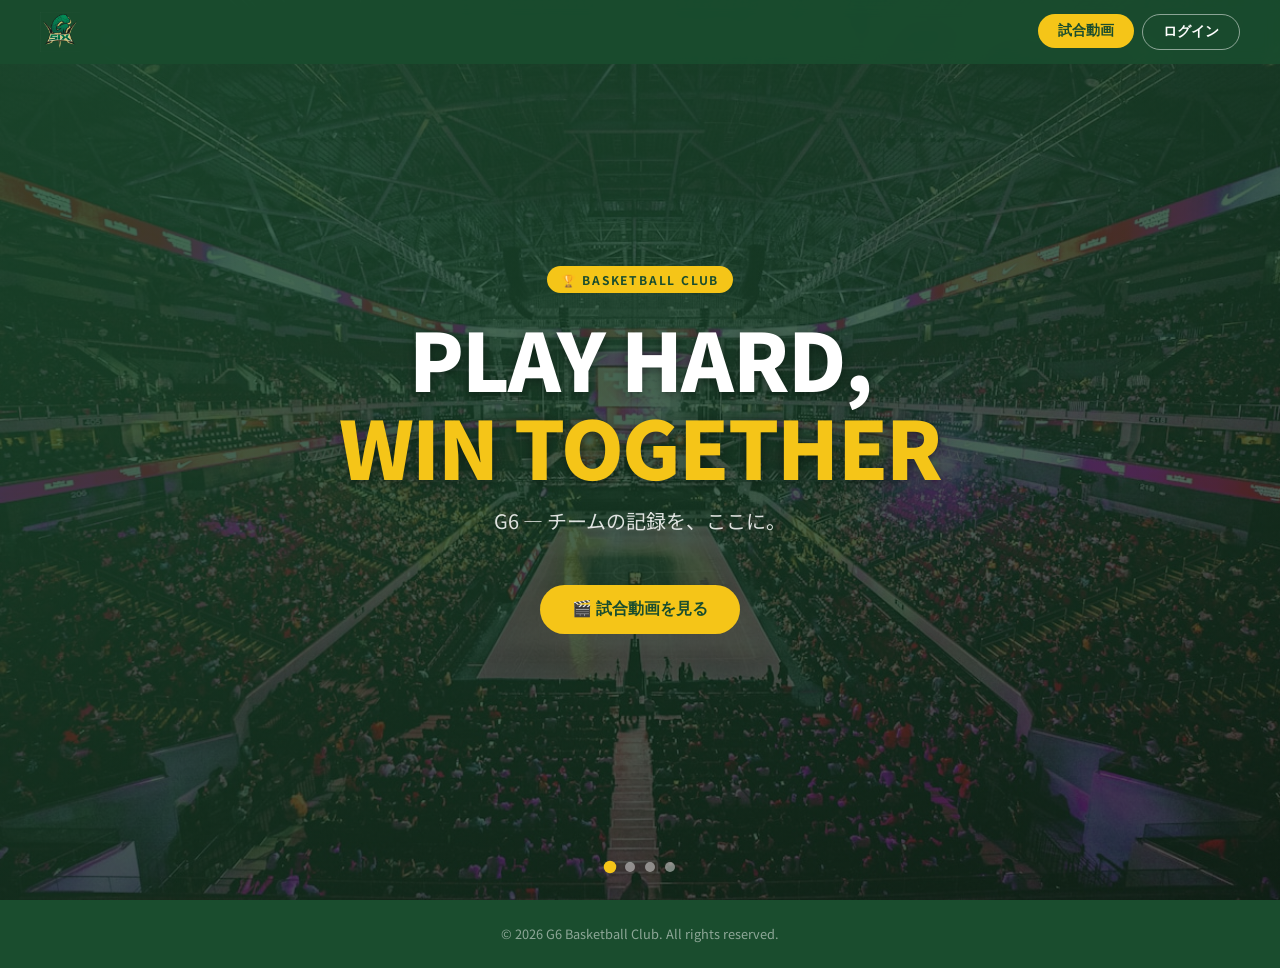
<file: index.html>
<!DOCTYPE html>
<html lang="ja">
<head>
  <meta charset="UTF-8">
  <meta name="viewport" content="width=device-width, initial-scale=1.0">
  <title>G6 | Basketball Club</title>
  <link rel="stylesheet" href="css/style.css">
  <link rel="preconnect" href="https://fonts.googleapis.com">
  <link href="https://fonts.googleapis.com/css2?family=Noto+Sans+JP:wght@400;700;900&display=swap" rel="stylesheet">
</head>
<body>

  <!-- ヒーロー -->
  <section class="hero">
    <div class="hero-slides">
      <div class="hero-slide active" style="background-image:url('img/hero-4.jpg')"></div>
      <div class="hero-slide" style="background-image:url('img/hero-1.jpg')"></div>
      <div class="hero-slide" style="background-image:url('img/hero-2.jpg')"></div>
      <div class="hero-slide" style="background-image:url('img/hero-3.jpg')"></div>
    </div>
    <div class="hero-overlay"></div>

    <div class="hero-content">
      <div class="hero-badge">🏆 Basketball Club</div>
      <h1 class="hero-title">
        PLAY HARD,<br>
        <span>WIN TOGETHER</span>
      </h1>
      <p class="hero-sub">G6 — チームの記録を、ここに。</p>

      <div class="hero-btns">
        <a href="html/movie.html">
          <button class="btn btn-primary">🎬 試合動画を見る</button>
        </a>
      </div>
    </div>

    <div class="slide-dots" id="slide-dots"></div>
  </section>

  <script src="js/layout.js"></script>
  <script src="js/slideshow.js"></script>
</body>
</html>
</file>
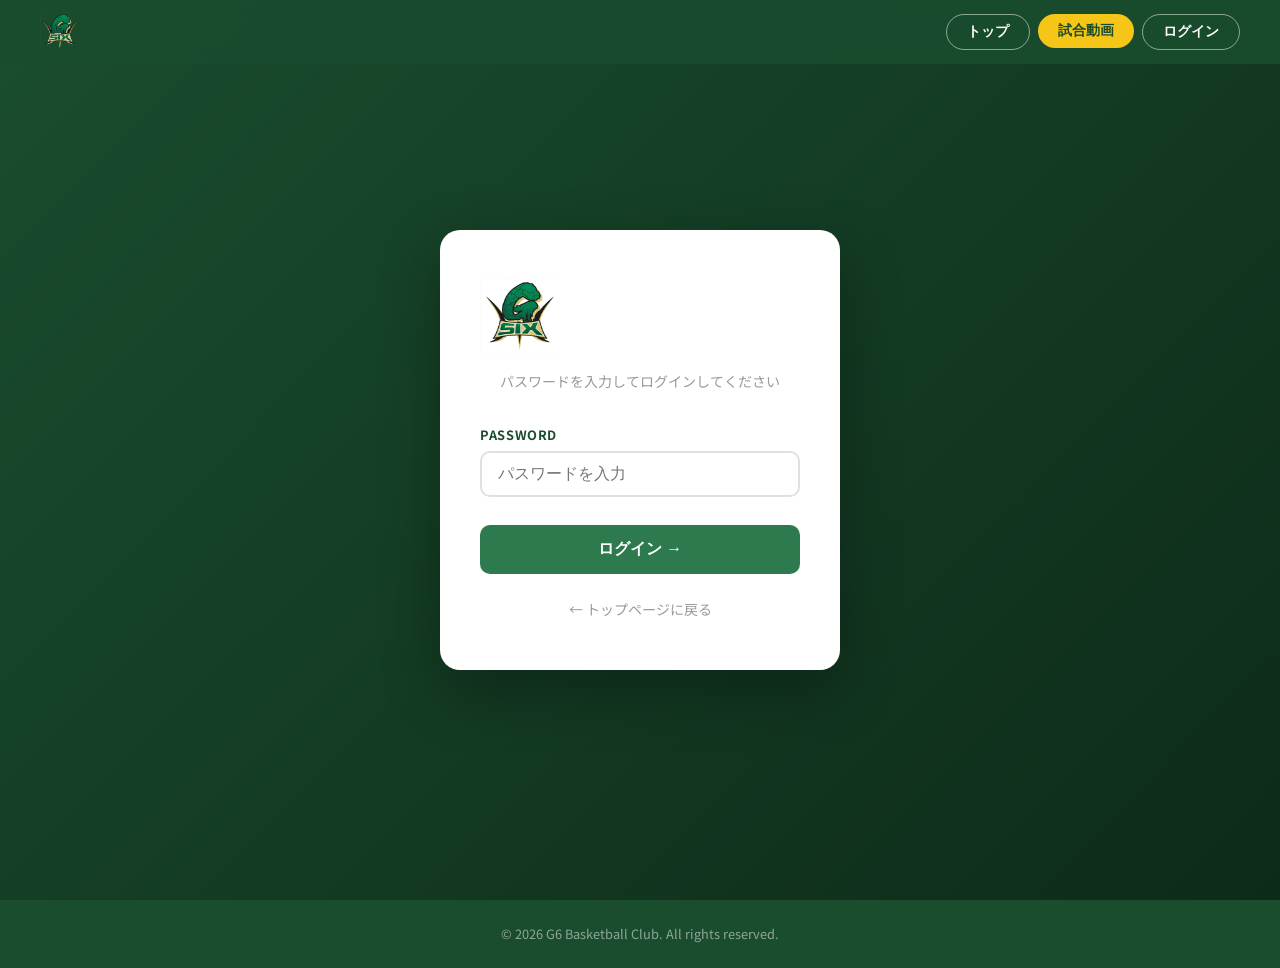
<file: html/login.html>
<!DOCTYPE html>
<html lang="ja">
<head>
  <meta charset="UTF-8">
  <meta name="viewport" content="width=device-width, initial-scale=1.0">
  <title>ログイン | G6</title>
  <link rel="stylesheet" href="../css/style.css">
  <link rel="preconnect" href="https://fonts.googleapis.com">
  <link href="https://fonts.googleapis.com/css2?family=Noto+Sans+JP:wght@400;700;900&display=swap" rel="stylesheet">
</head>
<body>

  <div class="login-wrap">
    <div class="login-card">
      <div class="login-logo">
        <img src="../img/logo.png" alt="G6" class="login-logo-img">
      </div>
      <p>パスワードを入力してログインしてください</p>

      <form id="login-form">
        <div class="form-group">
          <label for="password">PASSWORD</label>
          <input
            type="password"
            id="password"
            class="form-control"
            placeholder="パスワードを入力"
            autocomplete="current-password"
            required
          >
        </div>

        <button type="submit" class="btn-login">ログイン →</button>

        <div id="error-msg" class="error-msg">
          ❌ パスワードが違います。もう一度お試しください。
        </div>
      </form>

      <a href="../index.html" class="back-link">← トップページに戻る</a>
    </div>
  </div>

  <script src="../js/layout.js"></script>
  <script src="../js/login.js"></script>
</body>
</html>
</file>
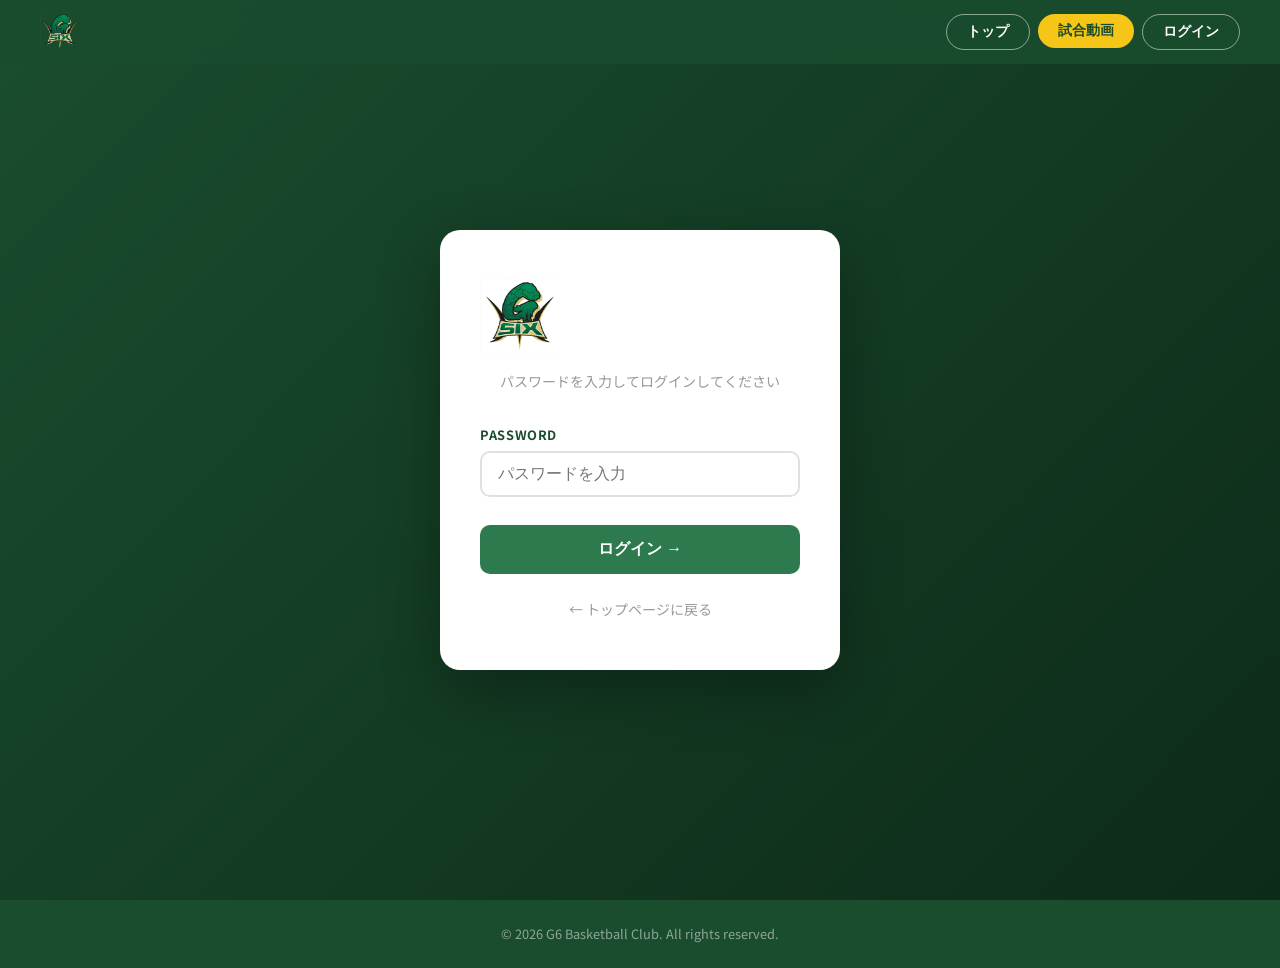
<file: html/movie.html>
<!DOCTYPE html>
<html lang="ja">
<head>
  <meta charset="UTF-8">
  <meta name="viewport" content="width=device-width, initial-scale=1.0">
  <title>試合動画 | G6</title>
  <link rel="stylesheet" href="../css/style.css">
  <link rel="preconnect" href="https://fonts.googleapis.com">
  <link href="https://fonts.googleapis.com/css2?family=Noto+Sans+JP:wght@400;700;900&display=swap" rel="stylesheet">
</head>
<body class="movie-page">

  <!-- ページヘッダー -->
  <div class="page-header">
    <h1>🎬 試合動画</h1>
  </div>

  <!-- 動画グリッド -->
  <div class="page-body">
    <div id="movie-grid" class="movie-grid"></div>
  </div>

  <!-- 動画モーダル -->
  <div id="modal-overlay" class="modal-overlay">
    <div class="modal-inner">
      <button id="modal-close" class="modal-close">✕</button>
      <video id="modal-video" class="modal-video" controls playsinline></video>
      <p id="modal-title" class="modal-title"></p>
    </div>
  </div>

  <script src="../js/layout.js"></script>
  <script src="../js/main.js"></script>
  <script src="../js/movie.js"></script>
</body>
</html>
</file>
<file: css/style.css>
/* ===== Reset & Base ===== */
*, *::before, *::after {
  box-sizing: border-box;
  margin: 0;
  padding: 0;
}

:root {
  --green-dark:   #1a4d2e;
  --green-main:   #2d7a4f;
  --green-light:  #4caf76;
  --green-pale:   #e8f5ee;
  --accent:       #f5c518;
  --white:        #ffffff;
  --gray-100:     #f4f4f4;
  --gray-400:     #999;
  --gray-700:     #444;
  --shadow:       0 4px 20px rgba(0,0,0,0.15);
  --radius:       12px;
}

html { scroll-behavior: smooth; }

body {
  font-family: 'Noto Sans JP', 'Helvetica Neue', Arial, sans-serif;
  color: var(--gray-700);
  background: var(--white);
  line-height: 1.6;
}

a { text-decoration: none; color: inherit; }
img { display: block; max-width: 100%; }

/* ===== Header / Nav ===== */
.site-header {
  position: fixed;
  top: 0; left: 0; right: 0;
  z-index: 100;
  display: flex;
  align-items: center;
  justify-content: space-between;
  padding: 0 40px;
  height: 64px;
  background: rgba(26, 77, 46, 0.92);
  backdrop-filter: blur(8px);
}

.site-logo {
  display: flex;
  align-items: center;
  gap: 10px;
  color: var(--white);
  font-size: 1.2rem;
  font-weight: 700;
  letter-spacing: 0.05em;
}

.logo-img {
  height: 40px;
  width: auto;
  object-fit: contain;
}

.login-logo-img {
  height: 80px;
  width: auto;
  object-fit: contain;
  margin-bottom: 12px;
}

.site-nav { display: flex; gap: 8px; }

.nav-btn {
  padding: 8px 20px;
  border-radius: 30px;
  font-size: 0.875rem;
  font-weight: 600;
  transition: all 0.2s;
  cursor: pointer;
  border: none;
}

.nav-btn.ghost {
  background: transparent;
  color: var(--white);
  border: 1.5px solid rgba(255,255,255,0.5);
}
.nav-btn.ghost:hover { border-color: var(--white); background: rgba(255,255,255,0.1); }

.nav-btn.solid {
  background: var(--accent);
  color: var(--green-dark);
}
.nav-btn.solid:hover { background: #ffd740; }

/* ===== Hero (Top Page) ===== */
.hero {
  position: relative;
  height: 100vh;
  min-height: 600px;
  display: flex;
  align-items: center;
  justify-content: center;
  overflow: hidden;
  background: var(--green-dark);
}

/* スライドショー */
.hero-slides {
  position: absolute;
  inset: 0;
}

.hero-slide {
  position: absolute;
  inset: 0;
  background-size: cover;
  background-position: center;
  opacity: 0;
  transition: opacity 1.2s ease;
}

.hero-slide.active {
  opacity: 0.5;
}

/* ドットインジケーター */
.slide-dots {
  position: absolute;
  bottom: 28px;
  left: 50%;
  transform: translateX(-50%);
  display: flex;
  gap: 10px;
}

.slide-dot {
  width: 10px;
  height: 10px;
  border-radius: 50%;
  background: rgba(255,255,255,0.45);
  border: none;
  cursor: pointer;
  transition: background 0.3s, transform 0.3s;
  padding: 0;
}

.slide-dot.active {
  background: var(--accent);
  transform: scale(1.25);
}

.hero-overlay {
  position: absolute;
  inset: 0;
  background: linear-gradient(160deg, rgba(26,77,46,0.7) 0%, rgba(0,0,0,0.4) 100%);
}

.hero-content {
  position: relative;
  text-align: center;
  color: var(--white);
  padding: 0 24px;
  animation: fadeUp 0.9s ease both;
}

@keyframes fadeUp {
  from { opacity: 0; transform: translateY(30px); }
  to   { opacity: 1; transform: translateY(0); }
}

.hero-badge {
  display: inline-block;
  background: var(--accent);
  color: var(--green-dark);
  font-size: 0.75rem;
  font-weight: 700;
  letter-spacing: 0.15em;
  text-transform: uppercase;
  padding: 4px 14px;
  border-radius: 20px;
  margin-bottom: 20px;
}

.hero-title {
  font-size: clamp(2.5rem, 7vw, 5rem);
  font-weight: 900;
  line-height: 1.1;
  letter-spacing: -0.02em;
  margin-bottom: 16px;
  text-shadow: 0 2px 12px rgba(0,0,0,0.4);
}

.hero-title span { color: var(--accent); }

.hero-sub {
  font-size: clamp(1rem, 2.5vw, 1.25rem);
  opacity: 0.85;
  margin-bottom: 48px;
}

.hero-btns {
  display: flex;
  gap: 16px;
  justify-content: center;
  flex-wrap: wrap;
}

.btn {
  display: inline-flex;
  align-items: center;
  gap: 8px;
  padding: 14px 32px;
  border-radius: 40px;
  font-size: 1rem;
  font-weight: 700;
  border: none;
  cursor: pointer;
  transition: transform 0.18s, box-shadow 0.18s;
}
.btn:hover { transform: translateY(-2px); box-shadow: 0 8px 24px rgba(0,0,0,0.25); }

.btn-primary {
  background: var(--accent);
  color: var(--green-dark);
}

.btn-outline {
  background: transparent;
  color: var(--white);
  border: 2px solid rgba(255,255,255,0.7);
}
.btn-outline:hover { border-color: var(--white); background: rgba(255,255,255,0.08); }

.hero-scroll {
  position: absolute;
  bottom: 32px;
  left: 50%;
  transform: translateX(-50%);
  color: rgba(255,255,255,0.6);
  font-size: 0.75rem;
  letter-spacing: 0.1em;
  display: flex;
  flex-direction: column;
  align-items: center;
  gap: 6px;
  animation: bounce 1.6s infinite;
}
.hero-scroll::after {
  content: '';
  width: 1.5px;
  height: 40px;
  background: rgba(255,255,255,0.4);
}
@keyframes bounce {
  0%, 100% { transform: translateX(-50%) translateY(0); }
  50% { transform: translateX(-50%) translateY(6px); }
}

/* ===== Page Common ===== */
.page-wrap {
  min-height: 100vh;
  background: var(--gray-100);
  display: flex;
  flex-direction: column;
}

/* 試合動画ページ専用 */
body.movie-page {
  display: flex;
  flex-direction: column;
  min-height: 100vh;
  background: var(--green-dark);
}

body.movie-page::before {
  content: '';
  position: fixed;
  inset: 0;
  background-image: url('../img/movie-bg.jpg');
  background-size: cover;
  background-position: center 25%;
  opacity: 0.18;
  z-index: -1;
}

body.movie-page .page-body {
  flex: 1;
}

body.movie-page .site-footer {
  margin-top: auto;
}

.page-header {
  background: var(--green-dark);
  padding: 80px 24px 40px;
  text-align: center;
  color: var(--white);
}

.page-header h1 {
  font-size: 2rem;
  font-weight: 800;
  display: flex;
  align-items: center;
  justify-content: center;
  gap: 10px;
}

.page-body {
  flex: 1;
  padding: 48px 24px 64px;
  max-width: 960px;
  margin: 0 auto;
  width: 100%;
}

/* ===== Login Page ===== */
.login-wrap {
  min-height: 100vh;
  background: linear-gradient(135deg, var(--green-dark) 0%, #0d2b19 100%);
  display: flex;
  align-items: center;
  justify-content: center;
  padding: 24px;
}

.login-card {
  background: var(--white);
  border-radius: 20px;
  padding: 48px 40px;
  width: 100%;
  max-width: 400px;
  box-shadow: 0 20px 60px rgba(0,0,0,0.3);
  text-align: center;
  animation: fadeUp 0.6s ease both;
}

.login-logo {
  font-size: 3rem;
  margin-bottom: 8px;
}

.login-card h1 {
  font-size: 1.5rem;
  font-weight: 800;
  color: var(--green-dark);
  margin-bottom: 4px;
}

.login-card p {
  font-size: 0.875rem;
  color: var(--gray-400);
  margin-bottom: 32px;
}

.form-group {
  text-align: left;
  margin-bottom: 20px;
}

.form-group label {
  display: block;
  font-size: 0.8rem;
  font-weight: 700;
  color: var(--green-dark);
  margin-bottom: 6px;
  letter-spacing: 0.05em;
}

.form-control {
  width: 100%;
  padding: 12px 16px;
  border: 2px solid #e0e0e0;
  border-radius: 10px;
  font-size: 1rem;
  outline: none;
  transition: border-color 0.2s;
}
.form-control:focus { border-color: var(--green-main); }

.btn-login {
  width: 100%;
  padding: 14px;
  background: var(--green-main);
  color: var(--white);
  border: none;
  border-radius: 10px;
  font-size: 1rem;
  font-weight: 700;
  cursor: pointer;
  transition: background 0.2s, transform 0.15s;
  margin-top: 8px;
}
.btn-login:hover { background: var(--green-dark); transform: translateY(-1px); }

.error-msg {
  background: #fdecea;
  color: #c62828;
  border-radius: 8px;
  padding: 10px 14px;
  font-size: 0.875rem;
  margin-top: 12px;
  display: none;
}
.error-msg.show { display: block; }

.back-link {
  display: inline-block;
  margin-top: 24px;
  font-size: 0.875rem;
  color: var(--gray-400);
}
.back-link:hover { color: var(--green-main); }

/* ===== Movie Page ===== */
.movie-grid {
  display: grid;
  grid-template-columns: repeat(auto-fill, minmax(280px, 1fr));
  gap: 24px;
}

.movie-card {
  background: var(--white);
  border-radius: var(--radius);
  overflow: hidden;
  box-shadow: var(--shadow);
  transition: transform 0.2s, box-shadow 0.2s;
  cursor: pointer;
}
.movie-card:hover { transform: translateY(-4px); box-shadow: 0 12px 32px rgba(0,0,0,0.2); }

.movie-thumb {
  position: relative;
  width: 100%;
  padding-top: 56.25%;
  background: var(--green-dark);
  overflow: hidden;
}

.movie-thumb video {
  position: absolute;
  inset: 0;
  width: 100%;
  height: 100%;
  object-fit: cover;
}

.play-overlay {
  position: absolute;
  inset: 0;
  display: flex;
  align-items: center;
  justify-content: center;
  background: rgba(0,0,0,0.3);
  transition: background 0.2s;
}
.movie-card:hover .play-overlay { background: rgba(0,0,0,0.15); }

.play-icon {
  width: 56px;
  height: 56px;
  background: rgba(255,255,255,0.9);
  border-radius: 50%;
  display: flex;
  align-items: center;
  justify-content: center;
  font-size: 1.5rem;
  padding-left: 4px;
  box-shadow: 0 4px 16px rgba(0,0,0,0.3);
}

.movie-info {
  padding: 16px;
}

.movie-date {
  font-size: 0.75rem;
  color: var(--green-main);
  font-weight: 700;
  letter-spacing: 0.05em;
  margin-bottom: 4px;
}

.movie-title {
  font-size: 0.95rem;
  font-weight: 700;
  color: var(--gray-700);
  word-break: break-all;
}

/* ===== Modal ===== */
.modal-overlay {
  position: fixed;
  inset: 0;
  background: rgba(0,0,0,0.85);
  z-index: 200;
  display: flex;
  align-items: center;
  justify-content: center;
  padding: 24px;
  opacity: 0;
  pointer-events: none;
  transition: opacity 0.25s;
}
.modal-overlay.active { opacity: 1; pointer-events: auto; }

.modal-inner {
  position: relative;
  width: 100%;
  max-width: 860px;
}

.modal-close {
  position: absolute;
  top: -40px;
  right: 0;
  background: none;
  border: none;
  color: var(--white);
  font-size: 2rem;
  cursor: pointer;
  line-height: 1;
}

.modal-video {
  width: 100%;
  border-radius: var(--radius);
  background: #000;
}

.modal-title {
  color: var(--white);
  margin-top: 12px;
  font-size: 0.95rem;
}

/* ===== Footer ===== */
.site-footer {
  text-align: center;
  padding: 24px;
  background: var(--green-dark);
  color: rgba(255,255,255,0.5);
  font-size: 0.8rem;
}

/* ===== Hamburger Menu ===== */
.hamburger {
  display: none;
  flex-direction: column;
  justify-content: center;
  gap: 5px;
  background: none;
  border: none;
  cursor: pointer;
  padding: 6px;
  z-index: 110;
}

.hamburger span {
  display: block;
  width: 24px;
  height: 2px;
  background: var(--white);
  border-radius: 2px;
  transition: transform 0.25s, opacity 0.25s;
}

.hamburger.open span:nth-child(1) { transform: translateY(7px) rotate(45deg); }
.hamburger.open span:nth-child(2) { opacity: 0; }
.hamburger.open span:nth-child(3) { transform: translateY(-7px) rotate(-45deg); }

.mobile-menu {
  display: none;
  position: absolute;
  top: 64px;
  right: 0;
  left: 0;
  background: var(--green-dark);
  flex-direction: column;
  padding: 8px 0 16px;
  box-shadow: 0 8px 24px rgba(0,0,0,0.3);
}

.mobile-menu.open { display: flex; }

.mobile-menu .menu-item {
  display: block;
  width: 100%;
  padding: 14px 24px;
  color: var(--white);
  font-size: 1rem;
  font-weight: 600;
  text-align: left;
  background: none;
  border: none;
  border-bottom: 1px solid rgba(255,255,255,0.08);
  cursor: pointer;
  text-decoration: none;
}

.mobile-menu .menu-item:last-child { border-bottom: none; }
.mobile-menu .menu-item:hover { background: rgba(255,255,255,0.08); }

/* ===== Responsive ===== */
@media (max-width: 600px) {
  .site-header { padding: 0 20px; }
  .site-nav { display: none; }
  .hamburger { display: flex; }
  .login-card { padding: 36px 24px; }
  .movie-grid { grid-template-columns: 1fr; }
}
</file>
